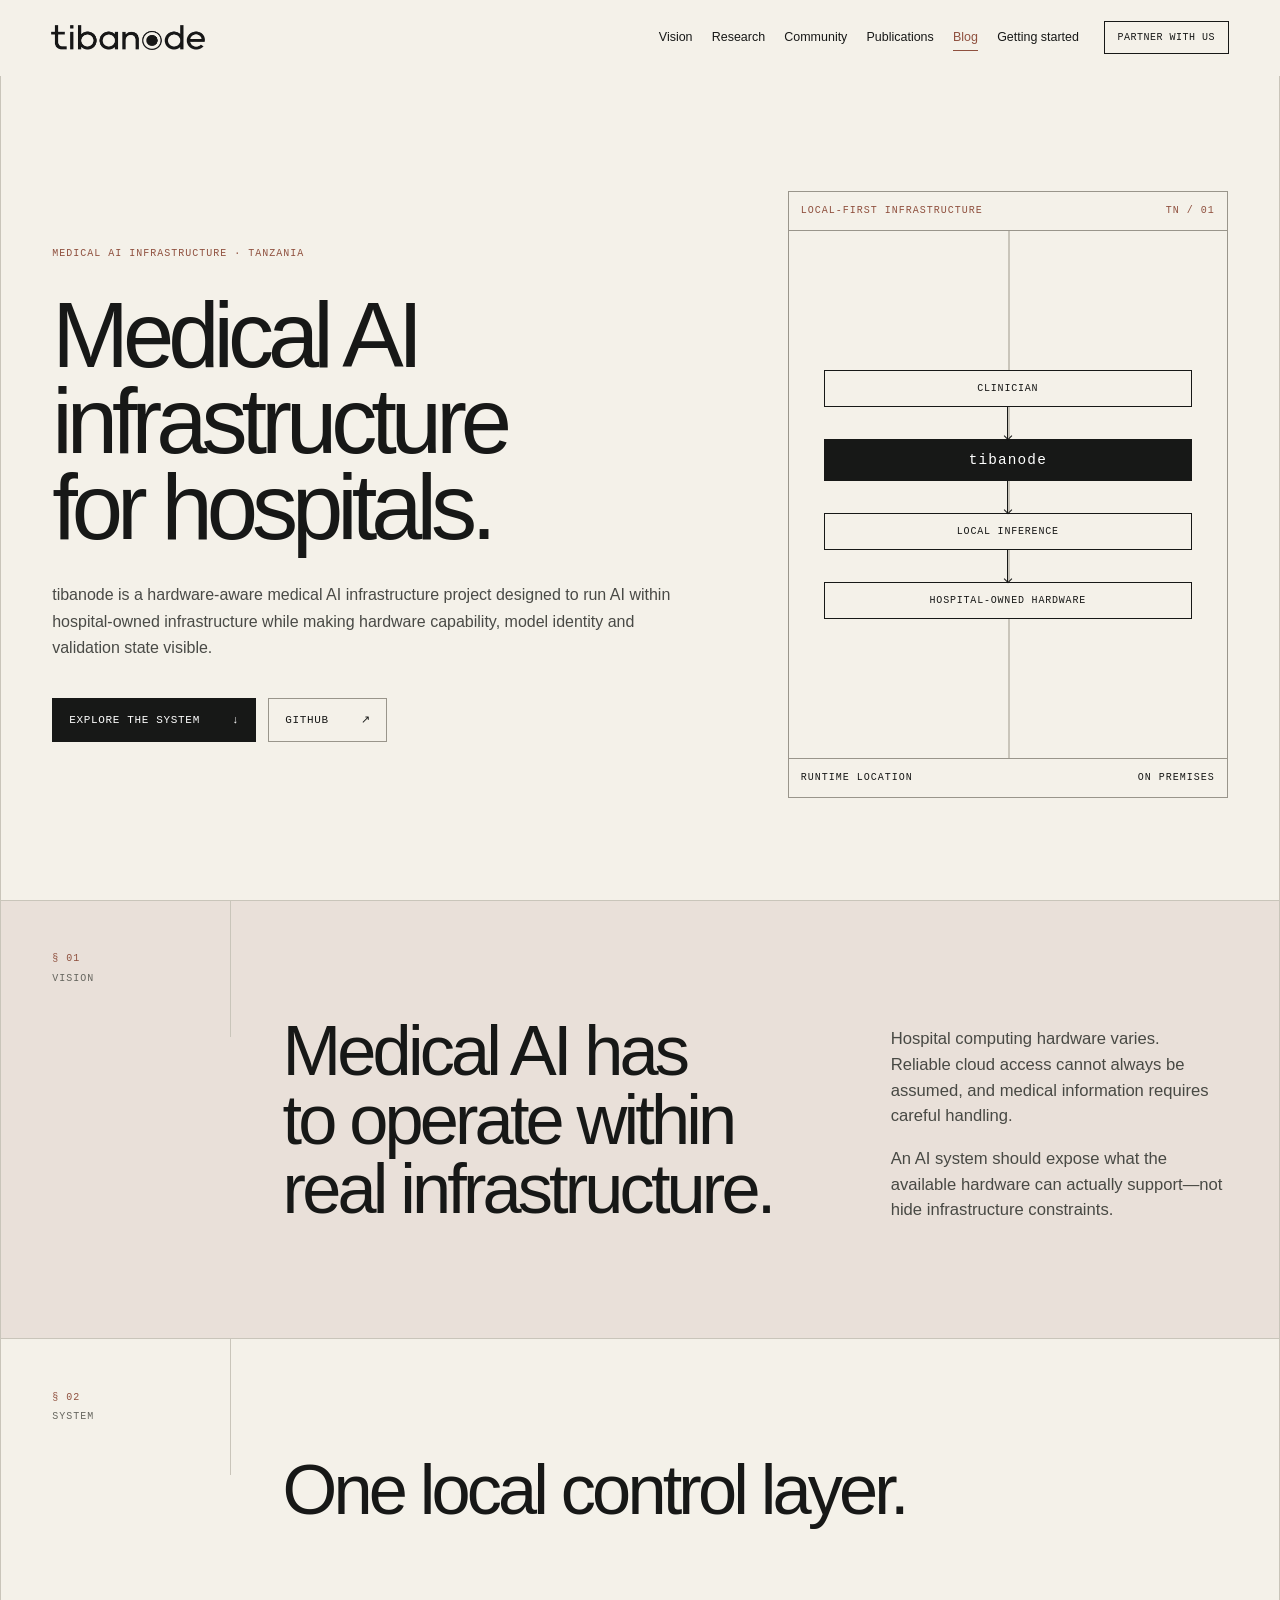
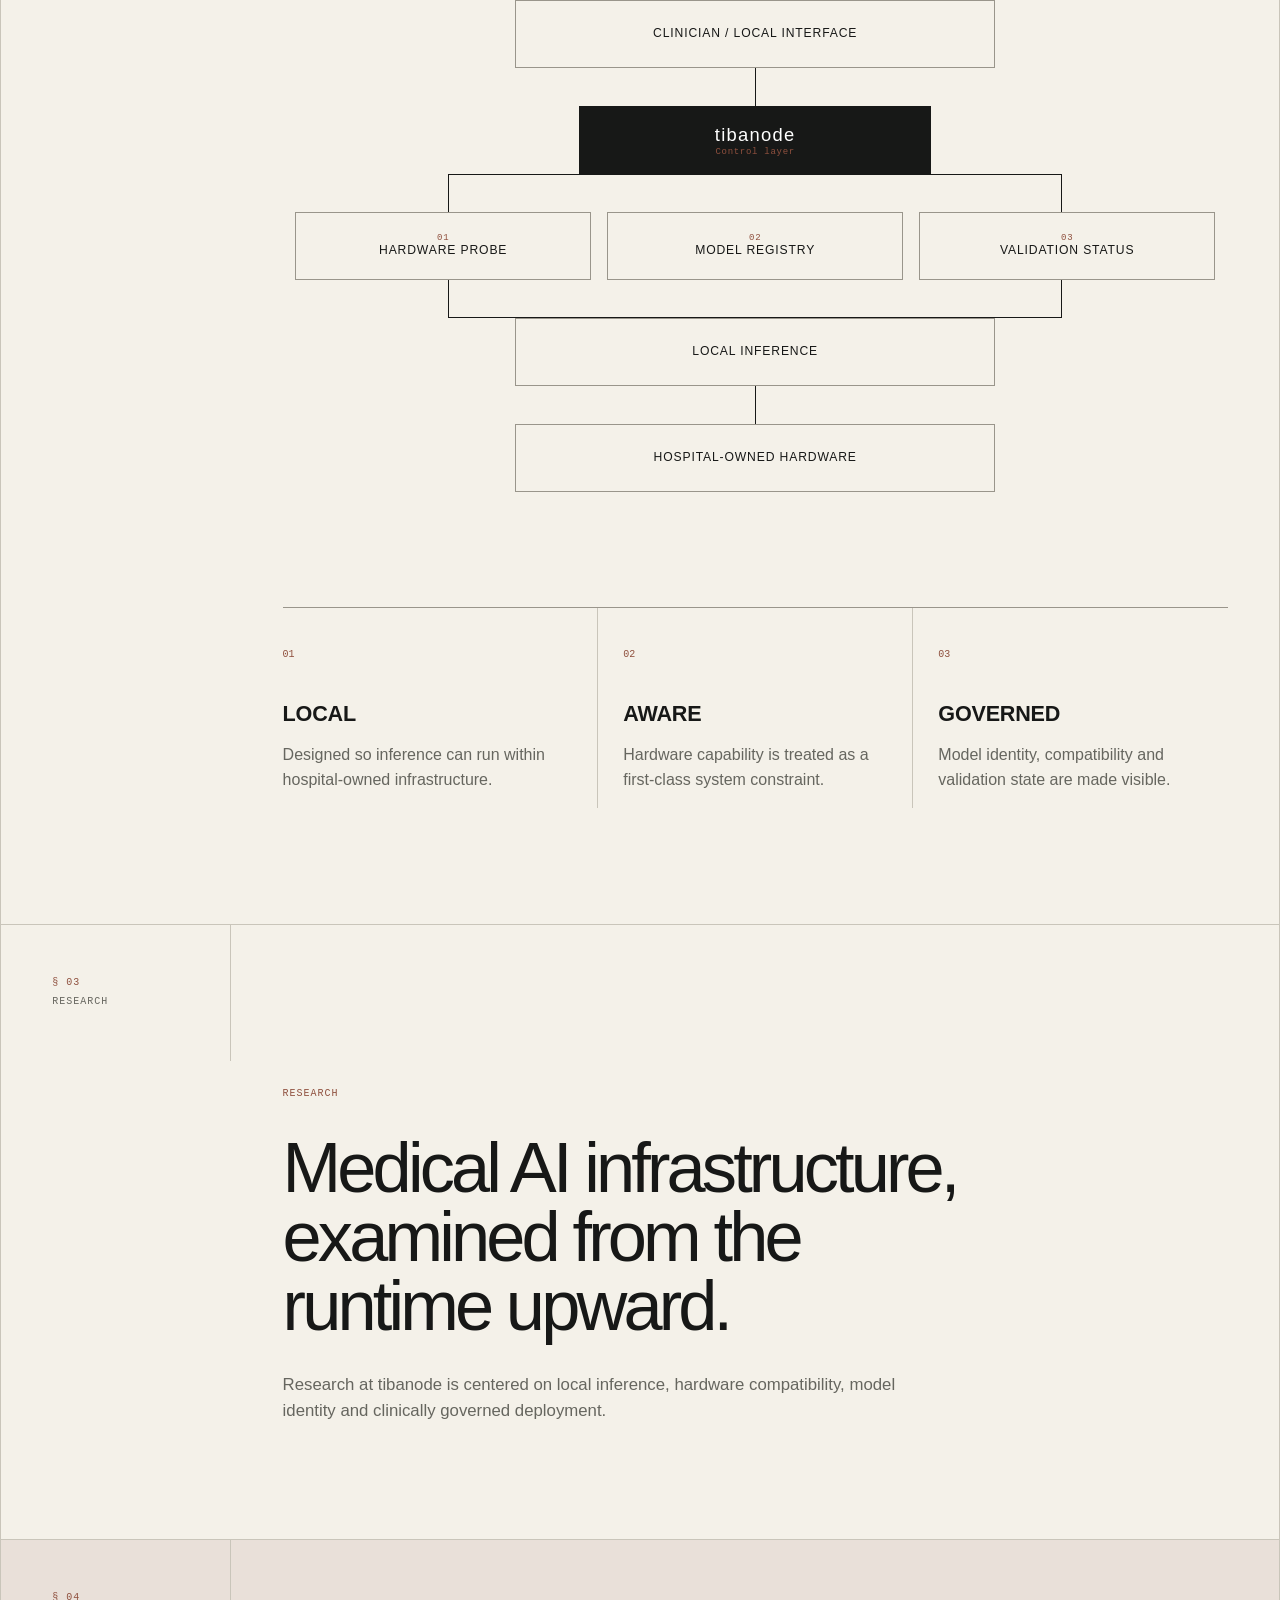
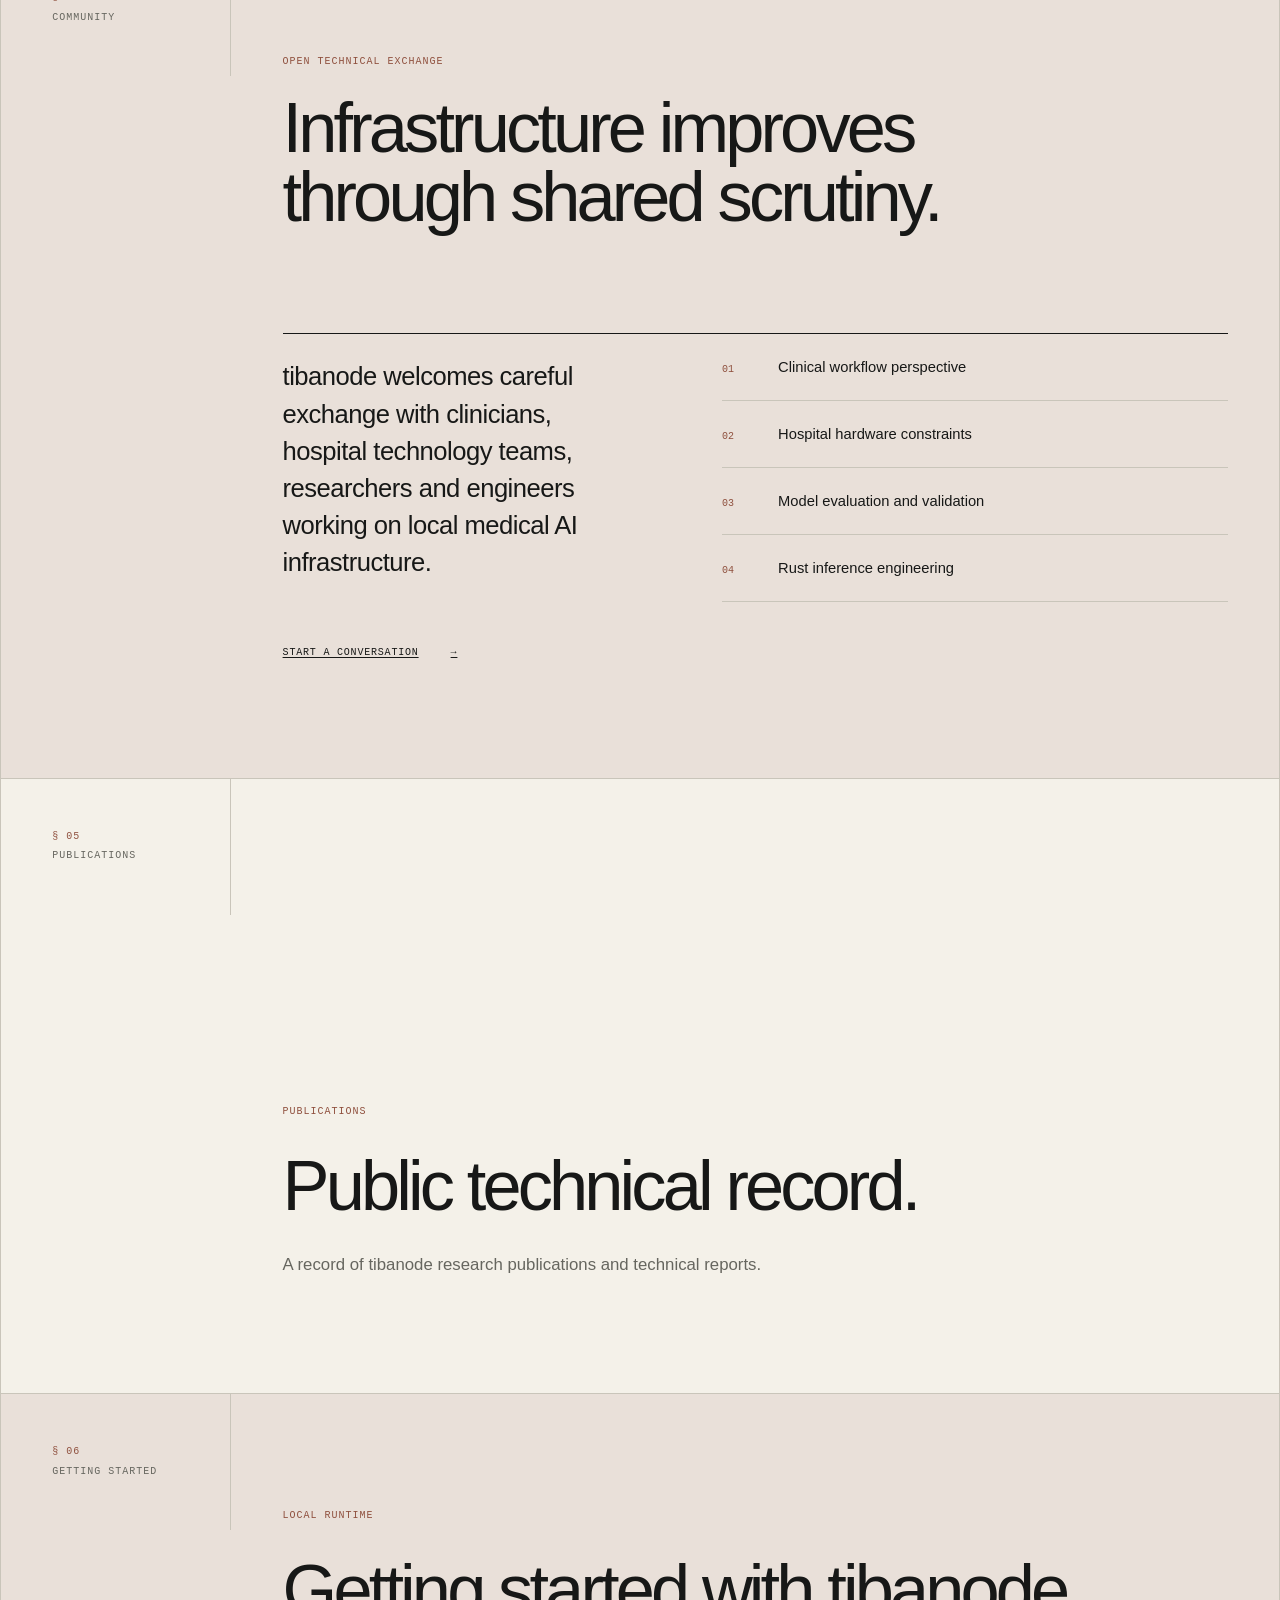
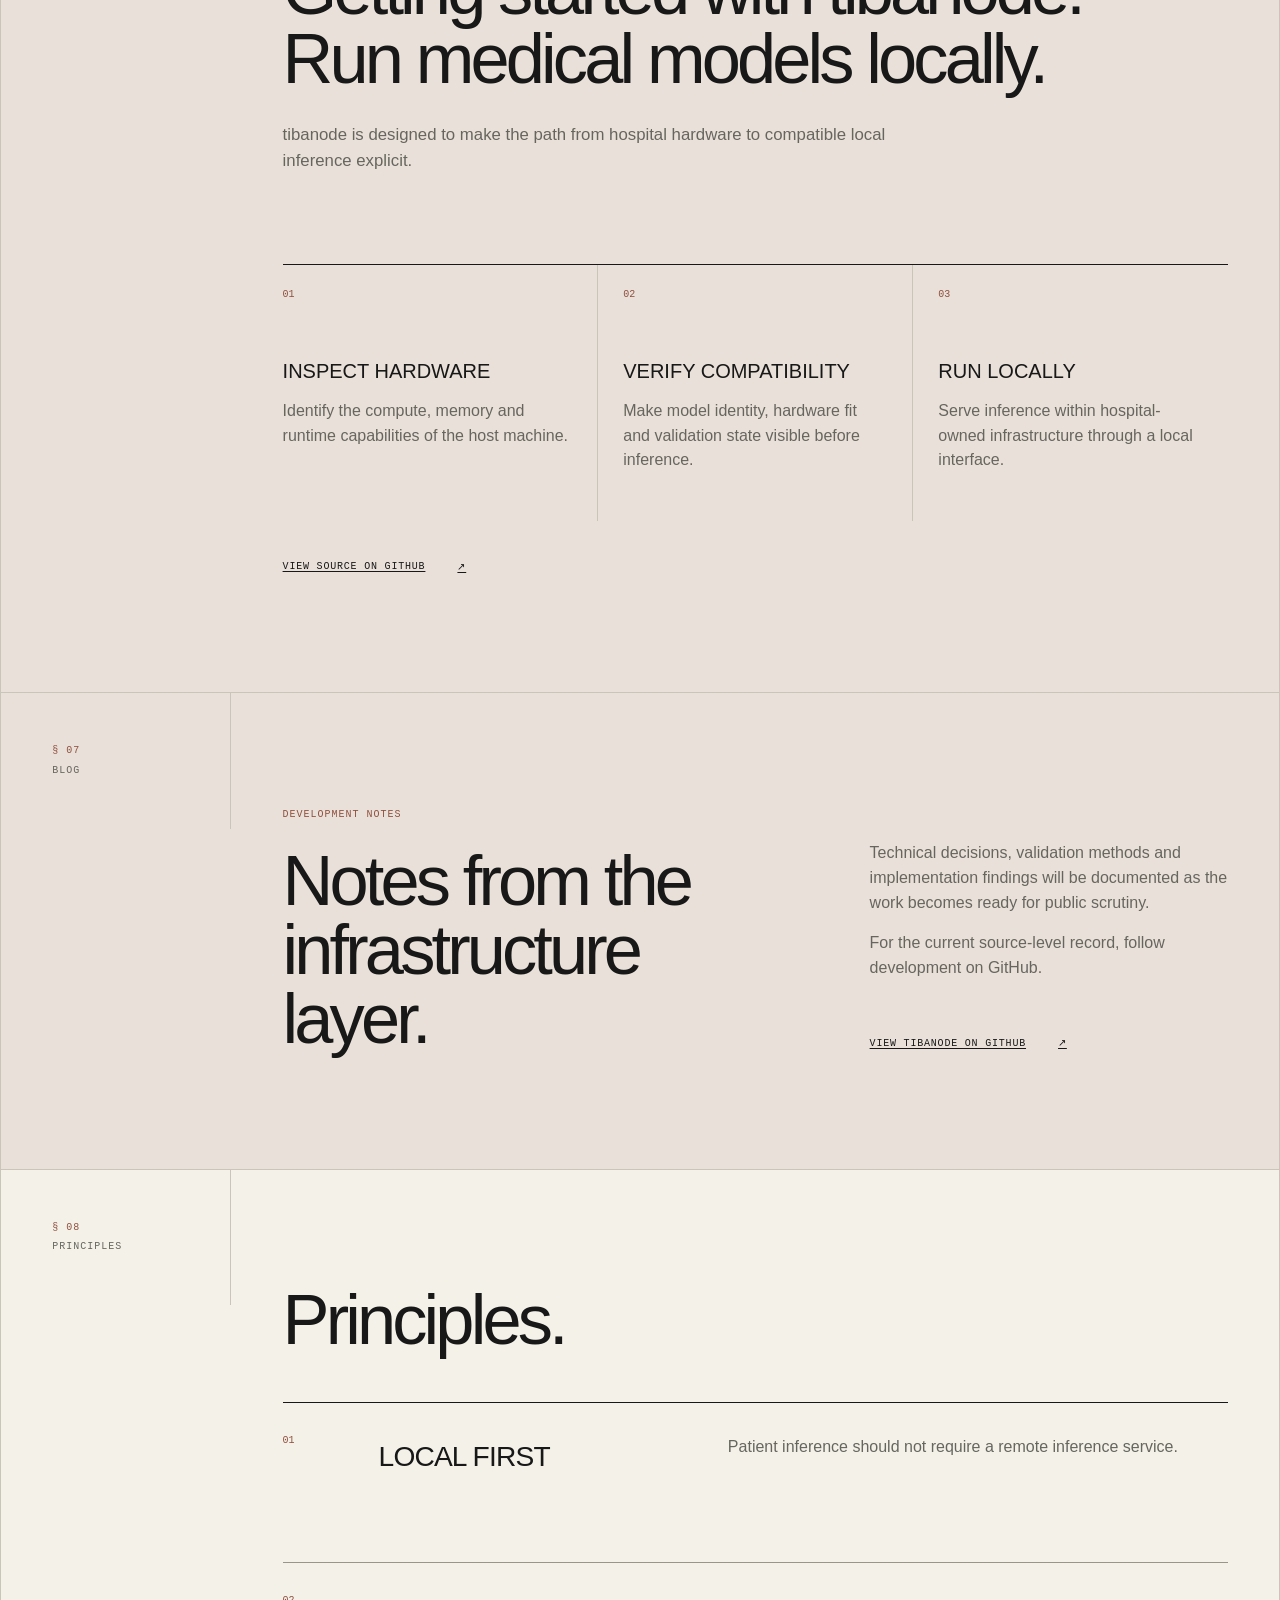
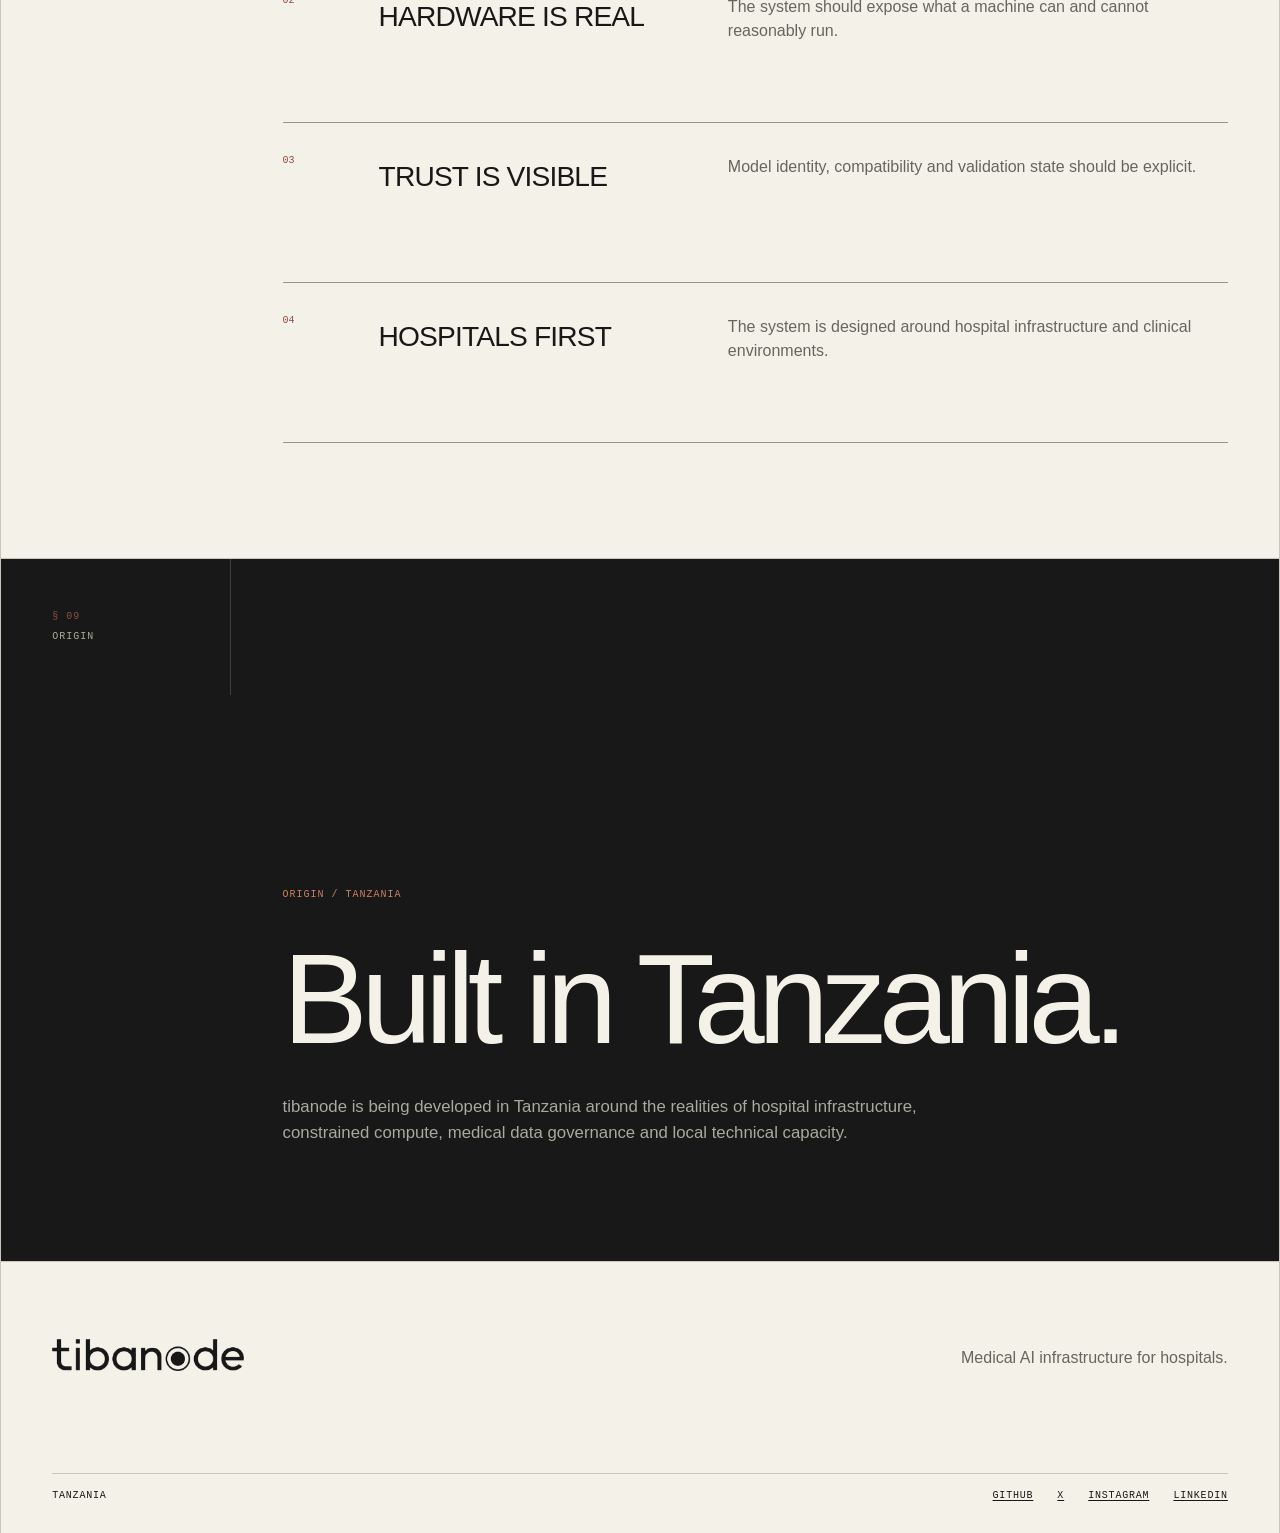
<file: index.html>
<!doctype html>
<html lang="en">
<head>
  <meta charset="utf-8">
  <meta name="viewport" content="width=device-width, initial-scale=1">
  <title>tibanode — Medical AI Infrastructure for Hospitals</title>
  <meta name="description" content="Hardware-aware medical AI infrastructure for hospitals, built in Tanzania.">
  <meta name="theme-color" content="#f4f1e9">
  <meta name="color-scheme" content="light">
  <meta property="og:title" content="tibanode — Medical AI Infrastructure for Hospitals">
  <meta property="og:description" content="Hardware-aware medical AI infrastructure for hospitals, built in Tanzania.">
  <meta property="og:site_name" content="tibanode">
  <meta property="og:type" content="website">
  <meta property="og:url" content="https://tibanode.github.io/">
  <meta property="og:image" content="https://tibanode.github.io/assets/tibanode-logo.png">
  <meta name="twitter:card" content="summary">
  <meta name="twitter:title" content="tibanode — Medical AI Infrastructure for Hospitals">
  <meta name="twitter:description" content="Hardware-aware medical AI infrastructure for hospitals, built in Tanzania.">
  <meta name="twitter:image" content="https://tibanode.github.io/assets/tibanode-logo.png">
  <link rel="canonical" href="https://tibanode.github.io/">
  <link rel="icon" href="assets/favicon.png" type="image/png">
  <link rel="apple-touch-icon" href="assets/favicon.png">
  <link rel="manifest" href="site.webmanifest">
  <script>document.documentElement.classList.add('js');</script>
  <link rel="stylesheet" href="styles.css">
  <script src="script.js" defer></script>
</head>
<body>
  <a class="skip-link" href="#main">Skip to content</a>
  <header class="site-header" data-header>
    <div class="header-inner">
      <a class="brand" href="#top" aria-label="tibanode home">
        <img src="assets/tibanode-logo.png" width="1200" height="201" alt="tibanode" decoding="async">
      </a>
      <button class="menu-toggle" type="button" aria-expanded="false" aria-controls="site-nav">
        <span>Menu</span><span class="menu-glyph" aria-hidden="true"></span>
      </button>
      <nav class="site-nav" id="site-nav" aria-label="Primary navigation">
        <a href="#vision">Vision</a>
        <a href="#research">Research</a>
        <a href="#community">Community</a>
        <a href="#publications">Publications</a>
        <a href="#blog">Blog</a>
        <a href="#getting-started">Getting started</a>
        <a class="nav-cta" href="partner/">Partner with us</a>
      </nav>
    </div>
    <span class="scroll-progress" aria-hidden="true"></span>
  </header>

  <main id="main">
    <section class="hero" id="top" aria-labelledby="hero-title">
      <div class="hero-copy">
        <p class="eyebrow">Medical AI infrastructure · Tanzania</p>
        <h1 id="hero-title">Medical AI infrastructure for hospitals.</h1>
        <p class="hero-intro">tibanode is a hardware-aware medical AI infrastructure project designed to run AI within hospital-owned infrastructure while making hardware capability, model identity and validation state visible.</p>
        <div class="actions">
          <a class="action action-primary" href="#system">Explore the system <span aria-hidden="true">↓</span></a>
          <a class="action" href="https://github.com/tibanode">GitHub <span aria-hidden="true">↗</span></a>
        </div>
      </div>
      <div class="hero-system" aria-hidden="true">
        <div class="diagram-meta"><span>Local-first infrastructure</span><span>TN / 01</span></div>
        <div class="flow-stack">
          <span>Clinician</span><i></i>
          <strong>tibanode</strong><i></i>
          <span>Local inference</span><i></i>
          <span>Hospital-owned hardware</span>
        </div>
        <div class="diagram-foot"><span>Runtime location</span><span>On premises</span></div>
      </div>
    </section>

    <section class="section context" id="vision" aria-labelledby="context-title">
      <div class="section-marker">§ 01 <span>Vision</span></div>
      <div class="section-body split-copy">
        <h2 id="context-title">Medical AI has to operate within real infrastructure.</h2>
        <div class="prose">
          <p>Hospital computing hardware varies. Reliable cloud access cannot always be assumed, and medical information requires careful handling.</p>
          <p>An AI system should expose what the available hardware can actually support—not hide infrastructure constraints.</p>
        </div>
      </div>
    </section>

    <section class="section system-section" id="system" aria-labelledby="system-title">
      <div class="section-marker">§ 02 <span>System</span></div>
      <div class="section-body">
        <h2 id="system-title">One local control layer.</h2>
        <div class="architecture" role="img" aria-label="Architecture flow from clinician and local interface through tibanode, hardware probe, model registry and validation status, to local inference on hospital-owned hardware">
          <div class="arch-node arch-wide">Clinician / local interface</div>
          <div class="arch-line" aria-hidden="true"></div>
          <div class="arch-node arch-core">tibanode <small>Control layer</small></div>
          <div class="arch-branches" aria-hidden="true"></div>
          <div class="arch-modules">
            <div class="arch-node"><small>01</small>Hardware probe</div>
            <div class="arch-node"><small>02</small>Model registry</div>
            <div class="arch-node"><small>03</small>Validation status</div>
          </div>
          <div class="arch-join" aria-hidden="true"></div>
          <div class="arch-node arch-wide">Local inference</div>
          <div class="arch-line" aria-hidden="true"></div>
          <div class="arch-node arch-wide">Hospital-owned hardware</div>
        </div>
        <div class="system-qualities">
          <article><span>01</span><h3>Local</h3><p>Designed so inference can run within hospital-owned infrastructure.</p></article>
          <article><span>02</span><h3>Aware</h3><p>Hardware capability is treated as a first-class system constraint.</p></article>
          <article><span>03</span><h3>Governed</h3><p>Model identity, compatibility and validation state are made visible.</p></article>
        </div>
      </div>
    </section>

    <section class="section foundation" id="research" aria-labelledby="foundation-title">
      <div class="section-marker">§ 03 <span>Research</span></div>
      <div class="section-body quiet-record">
        <p class="eyebrow">Research</p>
        <h2 id="foundation-title">Medical AI infrastructure, examined from the runtime upward.</h2>
        <p>Research at tibanode is centered on local inference, hardware compatibility, model identity and clinically governed deployment.</p>
      </div>
    </section>

    <section class="section community" id="community" aria-labelledby="community-title">
      <div class="section-marker">§ 04 <span>Community</span></div>
      <div class="section-body community-body">
        <p class="eyebrow">Open technical exchange</p>
        <h2 id="community-title">Infrastructure improves through shared scrutiny.</h2>
        <div class="community-grid">
          <p class="community-lead">tibanode welcomes careful exchange with clinicians, hospital technology teams, researchers and engineers working on local medical AI infrastructure.</p>
          <ul class="community-list">
            <li><span>01</span>Clinical workflow perspective</li>
            <li><span>02</span>Hospital hardware constraints</li>
            <li><span>03</span>Model evaluation and validation</li>
            <li><span>04</span>Rust inference engineering</li>
          </ul>
        </div>
        <a class="text-link" href="partner/">Start a conversation <span aria-hidden="true">→</span></a>
      </div>
    </section>

    <section class="section publications" id="publications" aria-labelledby="publications-title">
      <div class="section-marker">§ 05 <span>Publications</span></div>
      <div class="section-body quiet-record">
        <p class="eyebrow">Publications</p>
        <h2 id="publications-title">Public technical record.</h2>
        <p>A record of tibanode research publications and technical reports.</p>
      </div>
    </section>

    <section class="section getting-started" id="getting-started" aria-labelledby="getting-started-title">
      <div class="section-marker">§ 06 <span>Getting started</span></div>
      <div class="section-body">
        <p class="eyebrow">Local runtime</p>
        <h2 id="getting-started-title">Getting started with tibanode. Run medical models locally.</h2>
        <p class="getting-started-intro">tibanode is designed to make the path from hospital hardware to compatible local inference explicit.</p>
        <ol class="start-flow">
          <li><span>01</span><strong>Inspect hardware</strong><p>Identify the compute, memory and runtime capabilities of the host machine.</p></li>
          <li><span>02</span><strong>Verify compatibility</strong><p>Make model identity, hardware fit and validation state visible before inference.</p></li>
          <li><span>03</span><strong>Run locally</strong><p>Serve inference within hospital-owned infrastructure through a local interface.</p></li>
        </ol>
        <a class="text-link" href="https://github.com/tibanode">View source on GitHub <span aria-hidden="true">↗</span></a>
      </div>
    </section>

    <section class="section blog" id="blog" aria-labelledby="blog-title">
      <div class="section-marker">§ 07 <span>Blog</span></div>
      <div class="section-body blog-body">
        <div>
          <p class="eyebrow">Development notes</p>
          <h2 id="blog-title">Notes from the infrastructure layer.</h2>
        </div>
        <div class="blog-copy">
          <p>Technical decisions, validation methods and implementation findings will be documented as the work becomes ready for public scrutiny.</p>
          <p>For the current source-level record, follow development on GitHub.</p>
          <a class="text-link" href="https://github.com/tibanode">View tibanode on GitHub <span aria-hidden="true">↗</span></a>
        </div>
      </div>
    </section>

    <section class="section principles" id="principles" aria-labelledby="principles-title">
      <div class="section-marker">§ 08 <span>Principles</span></div>
      <div class="section-body">
        <h2 id="principles-title">Principles.</h2>
        <ol class="principle-list">
          <li><span class="principle-number">01</span><h3>Local first</h3><p>Patient inference should not require a remote inference service.</p></li>
          <li><span class="principle-number">02</span><h3>Hardware is real</h3><p>The system should expose what a machine can and cannot reasonably run.</p></li>
          <li><span class="principle-number">03</span><h3>Trust is visible</h3><p>Model identity, compatibility and validation state should be explicit.</p></li>
          <li><span class="principle-number">04</span><h3>Hospitals first</h3><p>The system is designed around hospital infrastructure and clinical environments.</p></li>
        </ol>
      </div>
    </section>

    <section class="section origin" id="origin" aria-labelledby="origin-title">
      <div class="section-marker">§ 09 <span>Origin</span></div>
      <div class="section-body">
        <p class="origin-location">Origin / Tanzania</p>
        <h2 id="origin-title">Built in Tanzania.</h2>
        <p>tibanode is being developed in Tanzania around the realities of hospital infrastructure, constrained compute, medical data governance and local technical capacity.</p>
      </div>
    </section>

  </main>

  <footer class="site-footer">
    <div class="footer-top">
      <img src="assets/tibanode-logo.png" width="1200" height="201" alt="tibanode">
      <p>Medical AI infrastructure for hospitals.</p>
    </div>
    <div class="footer-bottom">
      <span>Tanzania</span>
      <nav aria-label="Footer navigation"><a href="https://github.com/tibanode">GitHub</a><a href="https://x.com/tibanode">X</a><a href="https://instagram.com/tibanode">Instagram</a><a href="https://www.linkedin.com/in/tiba-node-8309b3429/">LinkedIn</a></nav>
    </div>
  </footer>
</body>
</html>
</file>
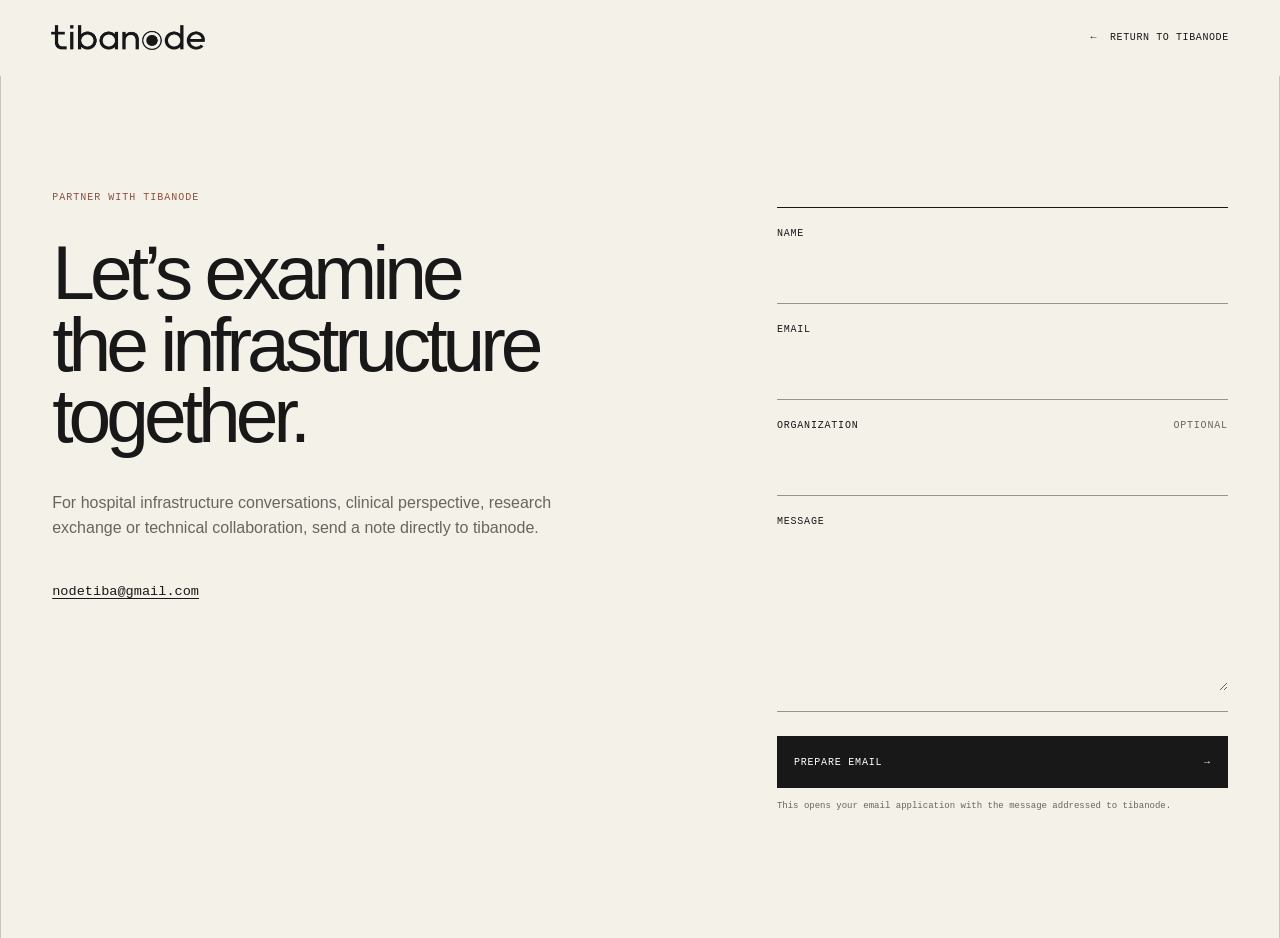
<file: partner/index.html>
<!doctype html>
<html lang="en">
<head>
  <meta charset="utf-8">
  <meta name="viewport" content="width=device-width, initial-scale=1">
  <title>Partner with tibanode</title>
  <meta name="description" content="Start a conversation with tibanode about hospital infrastructure, medical AI research or technical collaboration.">
  <meta name="theme-color" content="#f4f1e9">
  <meta name="color-scheme" content="light">
  <meta property="og:title" content="Partner with tibanode">
  <meta property="og:description" content="Start a conversation about hospital infrastructure, medical AI research or technical collaboration.">
  <meta property="og:site_name" content="tibanode">
  <meta property="og:type" content="website">
  <meta property="og:url" content="https://tibanode.github.io/partner/">
  <link rel="canonical" href="https://tibanode.github.io/partner/">
  <link rel="icon" href="../assets/favicon.png" type="image/png">
  <link rel="apple-touch-icon" href="../assets/favicon.png">
  <link rel="manifest" href="../site.webmanifest">
  <script>document.documentElement.classList.add('js');</script>
  <link rel="stylesheet" href="../styles.css">
  <script src="../script.js" defer></script>
</head>
<body class="partner-page">
  <a class="skip-link" href="#main">Skip to content</a>
  <header class="site-header" data-header>
    <div class="header-inner">
      <a class="brand" href="../" aria-label="tibanode home"><img src="../assets/tibanode-logo.png" width="1200" height="201" alt="tibanode"></a>
      <a class="back-link" href="../"><span aria-hidden="true">←</span> Return to tibanode</a>
    </div>
    <span class="scroll-progress" aria-hidden="true"></span>
  </header>
  <main id="main" class="partner-main">
    <section class="partner-standalone" aria-labelledby="partner-title">
      <div class="partner-copy">
        <p class="eyebrow">Partner with tibanode</p>
        <h1 id="partner-title">Let’s examine the infrastructure together.</h1>
        <p>For hospital infrastructure conversations, clinical perspective, research exchange or technical collaboration, send a note directly to tibanode.</p>
        <a class="direct-email" href="mailto:nodetiba@gmail.com">nodetiba@gmail.com</a>
      </div>
      <form class="contact-form" data-contact-form action="mailto:nodetiba@gmail.com" method="post" enctype="text/plain">
        <div class="form-row"><label for="contact-name">Name</label><input id="contact-name" name="name" type="text" autocomplete="name" required></div>
        <div class="form-row"><label for="contact-email">Email</label><input id="contact-email" name="email" type="email" autocomplete="email" required></div>
        <div class="form-row"><label for="contact-organization">Organization <span>Optional</span></label><input id="contact-organization" name="organization" type="text" autocomplete="organization"></div>
        <div class="form-row"><label for="contact-message">Message</label><textarea id="contact-message" name="message" rows="6" required></textarea></div>
        <button class="form-submit" type="submit">Prepare email <span aria-hidden="true">→</span></button>
        <p class="form-note">This opens your email application with the message addressed to tibanode.</p>
      </form>
    </section>
  </main>
</body>
</html>
</file>
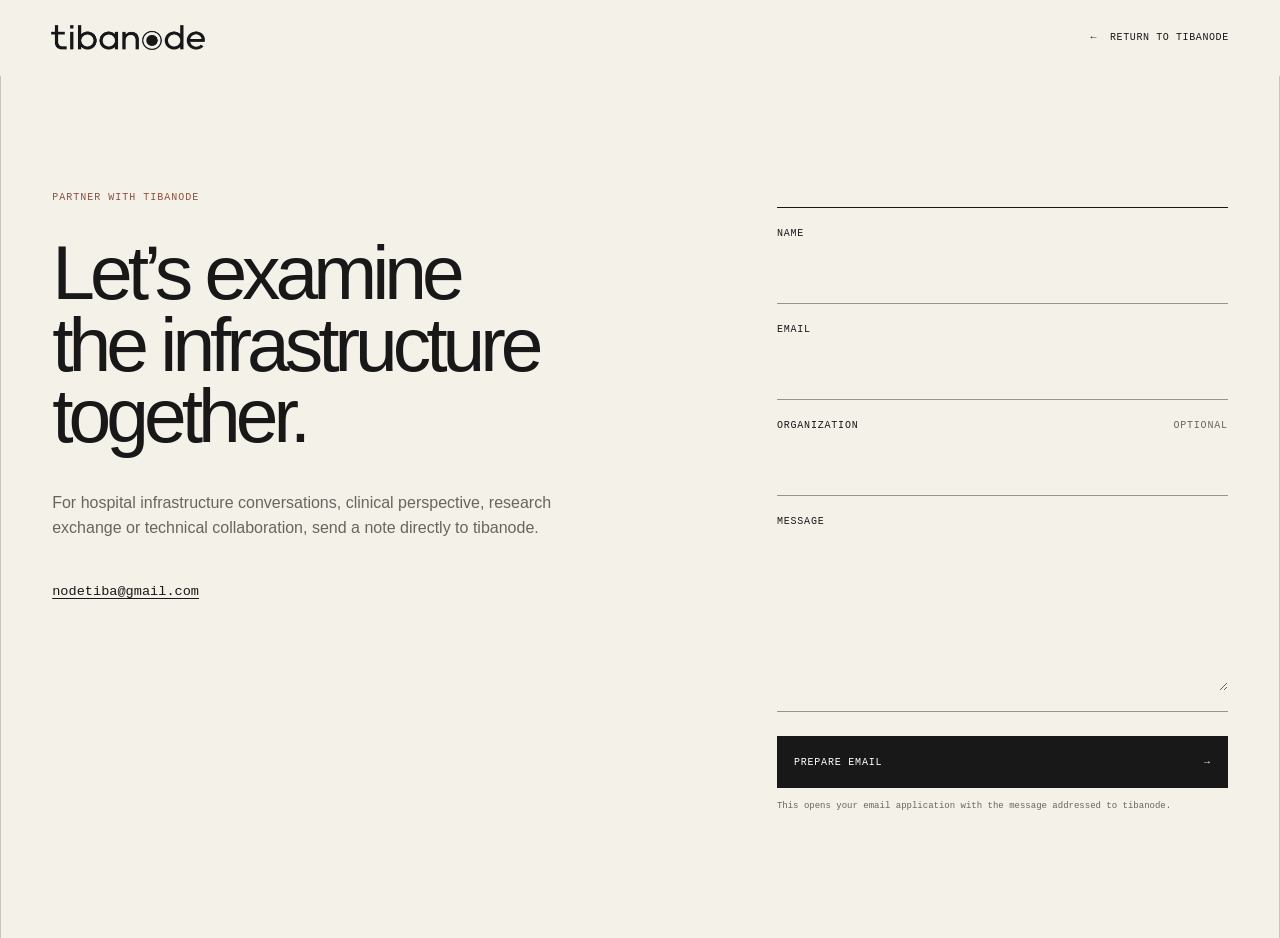
<file: partner.html>
<!doctype html>
<html lang="en">
<head>
  <meta charset="utf-8">
  <meta name="viewport" content="width=device-width, initial-scale=1">
  <title>Partner with tibanode</title>
  <meta name="description" content="Start a conversation with tibanode about hospital infrastructure, medical AI research or technical collaboration.">
  <meta name="theme-color" content="#f4f1e9">
  <link rel="icon" href="assets/favicon.png" type="image/png">
  <script>document.documentElement.classList.add('js');</script>
  <link rel="stylesheet" href="styles.css">
  <script src="script.js" defer></script>
</head>
<body class="partner-page">
  <a class="skip-link" href="#main">Skip to content</a>
  <header class="site-header" data-header>
    <div class="header-inner">
      <a class="brand" href="index.html" aria-label="tibanode home"><img src="assets/tibanode-logo.png" width="1200" height="201" alt="tibanode"></a>
      <a class="back-link" href="index.html"><span aria-hidden="true">←</span> Return to tibanode</a>
    </div>
  </header>
  <main id="main" class="partner-main">
    <section class="partner-standalone" aria-labelledby="partner-title">
      <div class="partner-copy">
        <p class="eyebrow">Partner with tibanode</p>
        <h1 id="partner-title">Let’s examine the infrastructure together.</h1>
        <p>For hospital infrastructure conversations, clinical perspective, research exchange or technical collaboration, send a note directly to tibanode.</p>
        <a class="direct-email" href="mailto:nodetiba@gmail.com">nodetiba@gmail.com</a>
      </div>
      <form class="contact-form" data-contact-form action="mailto:nodetiba@gmail.com" method="post" enctype="text/plain">
        <div class="form-row"><label for="contact-name">Name</label><input id="contact-name" name="name" type="text" autocomplete="name" required></div>
        <div class="form-row"><label for="contact-email">Email</label><input id="contact-email" name="email" type="email" autocomplete="email" required></div>
        <div class="form-row"><label for="contact-organization">Organization <span>Optional</span></label><input id="contact-organization" name="organization" type="text" autocomplete="organization"></div>
        <div class="form-row"><label for="contact-message">Message</label><textarea id="contact-message" name="message" rows="6" required></textarea></div>
        <button class="form-submit" type="submit">Prepare email <span aria-hidden="true">→</span></button>
        <p class="form-note">This opens your email application with the message addressed to tibanode.</p>
      </form>
    </section>
  </main>
</body>
</html>
</file>
<file: styles.css>
:root {
  --paper: #f4f1e9;
  --paper-deep: #ebe6db;
  --ink: #171817;
  --muted: #66665f;
  --line: #c9c5ba;
  --line-dark: #99958b;
  --clay: #8f503e;
  --paper-alt: #e9e0d9;
  --header-height: 76px;
  --gutter: clamp(1.25rem, 4vw, 4.5rem);
  --max: 1440px;
  --mono: ui-monospace, SFMono-Regular, Menlo, Monaco, Consolas, "Liberation Mono", monospace;
  --sans: Inter, "Helvetica Neue", Helvetica, Arial, system-ui, sans-serif;
}

* { box-sizing: border-box; }
html { scroll-behavior: smooth; scroll-padding-top: calc(var(--header-height) + 1rem); }
body { margin: 0; overflow-x: hidden; background: var(--paper); color: var(--ink); font-family: var(--sans); font-variant-numeric: tabular-nums; line-height: 1.55; -webkit-font-smoothing: antialiased; }
img { display: block; max-width: 100%; }
a { color: inherit; text-underline-offset: .22em; }
button { font: inherit; }
::selection { background: var(--clay); color: #fff; }
:focus-visible { outline: 2px solid var(--clay); outline-offset: 4px; }

.skip-link { position: fixed; z-index: 1000; left: 1rem; top: 1rem; padding: .7rem 1rem; background: var(--ink); color: #fff; transform: translateY(-200%); }
.skip-link:focus { transform: none; }

.site-header { position: sticky; z-index: 100; top: 0; height: var(--header-height); border-bottom: 1px solid transparent; background: var(--paper); transition: border-color .18s ease, background .18s ease; }
.site-header.is-scrolled { border-color: var(--line); background: #f4f1e9f7; }
.scroll-progress { position: absolute; left: 0; right: 0; bottom: -1px; height: 1px; background: var(--clay); transform: scaleX(var(--scroll-progress, 0)); transform-origin: left; will-change: transform; }
.header-inner { width: min(100%, var(--max)); height: 100%; margin-inline: auto; padding-inline: var(--gutter); display: flex; align-items: center; justify-content: space-between; }
.brand { width: clamp(8.4rem, 12vw, 11rem); }
.brand img { width: 100%; height: auto; }
.site-nav { display: flex; align-items: center; gap: clamp(.8rem, 1.5vw, 1.5rem); font-size: .78rem; }
.site-nav a { position: relative; padding-block: .6rem; text-decoration: none; }
.site-nav a::after { content: ""; position: absolute; left: 0; right: 100%; bottom: .35rem; height: 1px; background: var(--clay); transition: right .18s ease; }
.site-nav a:hover::after, .site-nav a:focus-visible::after, .site-nav a[aria-current="location"]::after { right: 0; }
.site-nav a[aria-current="location"] { color: var(--clay); }
.nav-divider { width: 1px; height: 1rem; background: var(--line-dark); }
.social-link { font-family: var(--mono); font-size: .7rem; text-transform: uppercase; letter-spacing: .06em; }
.site-nav .nav-cta { margin-left: .35rem; padding: .6rem .8rem; border: 1px solid var(--ink); font: 10px var(--mono); letter-spacing: .05em; text-transform: uppercase; }
.site-nav .nav-cta::after { display: none; }
.site-nav .nav-cta:hover { background: var(--ink); color: #fff; }
.menu-toggle { display: none; border: 0; background: transparent; color: var(--ink); min-height: 44px; padding: 0; text-transform: uppercase; letter-spacing: .08em; font: 10px var(--mono); }
.menu-glyph { position: relative; width: 20px; height: 10px; margin-left: .65rem; border-top: 1px solid; border-bottom: 1px solid; }

main, .site-footer { width: min(100%, var(--max)); margin-inline: auto; border-inline: 1px solid var(--line); }
.hero { min-height: calc(100svh - var(--header-height)); padding: clamp(4.5rem, 9vw, 9rem) var(--gutter) clamp(4rem, 8vw, 8rem); display: grid; grid-template-columns: minmax(0, 1.18fr) minmax(22rem, .82fr); align-items: center; gap: clamp(3rem, 8vw, 9rem); }
.eyebrow, .section-marker, .diagram-meta, .diagram-foot, .record-head, .origin-location { font: 10px/1.4 var(--mono); letter-spacing: .1em; text-transform: uppercase; }
.eyebrow { margin: 0 0 2rem; color: var(--clay); }
h1, h2, h3, p { margin-top: 0; }
h1, h2, h3 { text-wrap: balance; }
.prose p, .hero-intro, .community-lead, .blog-copy p, .partner-copy p { text-wrap: pretty; }
h1 { max-width: 820px; margin-bottom: 2rem; font-size: clamp(3.15rem, 7.2vw, 7rem); font-weight: 520; letter-spacing: -.065em; line-height: .93; }
.hero-intro { max-width: 675px; margin-bottom: 2.25rem; color: #494a46; font-size: clamp(1rem, 1.25vw, 1.16rem); line-height: 1.65; }
.actions { display: flex; flex-wrap: wrap; gap: .75rem; }
.action { min-height: 44px; padding: .7rem 1rem; display: inline-flex; gap: 2rem; align-items: center; justify-content: space-between; border: 1px solid var(--line-dark); text-decoration: none; font: 11px var(--mono); text-transform: uppercase; letter-spacing: .06em; transition: background .18s ease, color .18s ease; }
.action:hover { background: var(--paper-deep); }
.action-primary { border-color: var(--ink); background: var(--ink); color: #fff; }
.action-primary:hover { background: var(--clay); border-color: var(--clay); }

.hero-system { position: relative; align-self: stretch; min-height: 31rem; border: 1px solid var(--line-dark); display: grid; grid-template-rows: auto 1fr auto; }
.hero-system::before { content: ""; position: absolute; z-index: -1; inset: 0 50%; border-inline: 1px solid var(--line); }
.diagram-meta, .diagram-foot { display: flex; justify-content: space-between; gap: 1rem; padding: .75rem; background: var(--paper); }
.diagram-meta { border-bottom: 1px solid var(--line-dark); color: var(--clay); }
.diagram-foot { border-top: 1px solid var(--line-dark); }
.flow-stack { place-self: center; width: min(84%, 24rem); display: flex; flex-direction: column; align-items: center; text-align: center; }
.flow-stack span, .flow-stack strong { width: 100%; padding: .75rem; border: 1px solid var(--ink); background: var(--paper); font: 10px var(--mono); letter-spacing: .08em; text-transform: uppercase; }
.flow-stack strong { background: var(--ink); color: #fff; font-size: .9rem; font-weight: 500; text-transform: none; }
.flow-stack i { display: block; width: 1px; height: 32px; background: var(--ink); }
.flow-stack i::after { content: ""; display: block; width: 5px; height: 5px; border-right: 1px solid; border-bottom: 1px solid; transform: translate(-2px, 26px) rotate(45deg); }

.section { border-top: 1px solid var(--line); display: grid; grid-template-columns: clamp(9rem, 18vw, 17rem) 1fr; }
.section-marker { position: sticky; z-index: 1; top: var(--header-height); align-self: start; padding: clamp(2rem, 4vw, 4rem) var(--gutter); border-right: 1px solid var(--line); color: var(--clay); white-space: nowrap; }
.section-marker span { display: block; margin-top: .35rem; color: var(--muted); }
.section-body { min-width: 0; padding: clamp(4rem, 9vw, 9rem) var(--gutter); }
.section h2 { max-width: 950px; margin-bottom: clamp(3rem, 6vw, 6rem); font-size: clamp(2.6rem, 5.5vw, 5.75rem); font-weight: 500; letter-spacing: -.055em; line-height: .98; }
.split-copy { display: grid; grid-template-columns: minmax(0, 1.2fr) minmax(18rem, .8fr); gap: clamp(3rem, 8vw, 8rem); }
.split-copy h2 { margin-bottom: 0; }
.prose { align-self: end; max-width: 38rem; color: #484944; font-size: 1.04rem; }
.prose p:last-child { margin-bottom: 0; }

/* A single restrained brand tint separates selected editorial sections. */
.context, .community, .getting-started, .blog { background: var(--paper-alt); }

.architecture { max-width: 920px; margin-inline: auto; display: flex; flex-direction: column; align-items: center; }
.arch-node { min-height: 68px; padding: 1rem; border: 1px solid var(--line-dark); display: flex; flex-direction: column; justify-content: center; background: var(--paper); font-size: .76rem; letter-spacing: .07em; line-height: 1.3; text-align: center; text-transform: uppercase; }
.arch-node small { color: var(--clay); font: 9px var(--mono); letter-spacing: .08em; }
.arch-wide { width: min(100%, 30rem); }
.arch-core { width: min(100%, 22rem); border-color: var(--ink); background: var(--ink); color: #fff; font-size: 1.15rem; text-transform: none; }
.arch-line { width: 1px; height: 38px; background: var(--ink); }
.arch-branches { width: calc(66.666% + 1px); height: 38px; border: 1px solid var(--ink); border-bottom: 0; }
.arch-modules { width: 100%; display: grid; grid-template-columns: repeat(3, 1fr); gap: 1rem; }
.arch-join { width: calc(66.666% + 1px); height: 38px; border: 1px solid var(--ink); border-top: 0; }
.system-qualities { margin-top: clamp(5rem, 9vw, 9rem); border-top: 1px solid var(--line-dark); display: grid; grid-template-columns: repeat(3, 1fr); }
.system-qualities article { padding: 2rem clamp(1rem, 2vw, 2rem) 0; border-right: 1px solid var(--line); }
.system-qualities article:first-child { padding-left: 0; }
.system-qualities article:last-child { border: 0; }
.system-qualities span, .principle-number { color: var(--clay); font: 10px var(--mono); }
.system-qualities h3 { margin: 2rem 0 .75rem; font-size: 1.35rem; font-weight: 550; text-transform: uppercase; letter-spacing: -.01em; }
.system-qualities p { max-width: 22rem; color: var(--muted); }

.foundation-heading { display: grid; grid-template-columns: minmax(0, 1.25fr) minmax(17rem, .75fr); gap: clamp(3rem, 7vw, 7rem); }
.foundation-heading h2 { margin-bottom: 0; }
.foundation-heading p { align-self: end; color: var(--muted); }
.foundation-heading a { color: var(--ink); }
.technical-record { margin-top: clamp(5rem, 9vw, 9rem); border-top: 1px solid var(--ink); }
.record-head { padding: .75rem 0; display: flex; justify-content: space-between; color: var(--muted); border-bottom: 1px solid var(--line); }
.technical-record ul { margin: 0; padding: 0; list-style: none; display: grid; grid-template-columns: 1fr 1fr; }
.technical-record li { padding: 1.1rem 0; border-bottom: 1px solid var(--line); font-size: .92rem; }
.technical-record li:nth-child(odd) { border-right: 1px solid var(--line); }
.technical-record li:nth-child(even) { padding-left: 1.5rem; }
.technical-record li span { display: inline-block; width: 3rem; color: var(--clay); font: 10px var(--mono); }
.record-link { margin-top: 1.5rem; display: inline-block; font: 10px var(--mono); letter-spacing: .08em; text-transform: uppercase; }

.quiet-record { min-height: clamp(28rem, 48vw, 44rem); display: flex; flex-direction: column; justify-content: flex-end; }
.quiet-record h2 { max-width: 1050px; margin-bottom: 2rem; }
.quiet-record > p:last-child { max-width: 650px; margin: 0; color: var(--muted); font-size: 1.05rem; }

.community-body .eyebrow, .blog-body .eyebrow, .partner-body .eyebrow { margin-bottom: 1.5rem; }
.community-body h2 { margin-bottom: clamp(4rem, 8vw, 8rem); }
.community-grid { display: grid; grid-template-columns: minmax(18rem, .8fr) minmax(22rem, 1.2fr); gap: clamp(3rem, 8vw, 8rem); border-top: 1px solid var(--ink); }
.community-lead { padding-top: 1.5rem; max-width: 32rem; font-size: clamp(1.2rem, 2vw, 1.7rem); line-height: 1.45; letter-spacing: -.02em; }
.community-list { margin: 0; padding: 0; list-style: none; }
.community-list li { padding: 1.35rem 0; border-bottom: 1px solid var(--line); font-size: .92rem; }
.community-list li span { display: inline-block; width: 3.5rem; color: var(--clay); font: 10px var(--mono); }
.text-link { display: inline-flex; align-items: center; gap: 2rem; margin-top: 2.5rem; font: 10px var(--mono); letter-spacing: .08em; text-transform: uppercase; }

.section-intro { max-width: 42rem; margin: -3rem 0 4rem; color: var(--muted); }
.publication-list { border-top: 1px solid var(--ink); }
.publication-list a { min-height: 10rem; padding: 1.75rem 0; display: grid; grid-template-columns: 11rem minmax(10rem, .65fr) minmax(18rem, 1.35fr) 2rem; gap: 1.5rem; align-items: start; border-bottom: 1px solid var(--line-dark); text-decoration: none; transition: color .18s ease; }
.publication-list a:hover { color: var(--clay); }
.publication-type { color: var(--clay); font: 10px var(--mono); letter-spacing: .06em; text-transform: uppercase; }
.publication-list strong { font-size: 1.3rem; font-weight: 520; }
.publication-description { max-width: 34rem; color: var(--muted); }
.publication-arrow { justify-self: end; }

.getting-started-intro { max-width: 660px; margin-top: -3rem; color: var(--muted); font-size: 1.05rem; }
.start-flow { margin: clamp(4rem, 7vw, 7rem) 0 0; padding: 0; display: grid; grid-template-columns: repeat(3, 1fr); list-style: none; border-top: 1px solid var(--ink); }
.start-flow li { min-height: 16rem; padding: 1.5rem clamp(1rem, 2vw, 2rem) 1.5rem 0; border-right: 1px solid var(--line); }
.start-flow li + li { padding-left: clamp(1rem, 2vw, 2rem); }
.start-flow li:last-child { border-right: 0; }
.start-flow span { display: block; margin-bottom: 3.5rem; color: var(--clay); font: 10px var(--mono); }
.start-flow strong { display: block; margin-bottom: .75rem; font-size: 1.25rem; font-weight: 520; text-transform: uppercase; }
.start-flow p { max-width: 21rem; color: var(--muted); }

.blog-body { display: grid; grid-template-columns: minmax(0, 1.15fr) minmax(19rem, .85fr); gap: clamp(3rem, 8vw, 8rem); }
.blog-body h2 { margin-bottom: 0; }
.blog-copy { align-self: end; color: var(--muted); }
.blog-copy .text-link { color: var(--ink); }

.principles h2 { margin-bottom: 3rem; }
.principle-list { margin: 0; padding: 0; list-style: none; border-top: 1px solid var(--ink); }
.principle-list li { min-height: 10rem; padding: 2rem 0; border-bottom: 1px solid var(--line-dark); display: grid; grid-template-columns: 5rem minmax(14rem, .8fr) minmax(18rem, 1.2fr); align-items: start; gap: 1rem; }
.principle-list h3 { margin: 0; font-size: clamp(1.35rem, 2.2vw, 2rem); font-weight: 520; letter-spacing: -.03em; text-transform: uppercase; }
.principle-list p { max-width: 30rem; margin: 0; color: var(--muted); }

.origin { background: var(--ink); color: var(--paper); }
.origin .section-marker { border-color: #3f403d; }
.origin .section-marker span, .origin .section-body > p { color: #aaa99f; }
.origin .section-body { min-height: min(78vh, 760px); display: flex; flex-direction: column; justify-content: flex-end; }
.origin h2 { max-width: none; margin: 1.5rem 0 2rem; font-size: clamp(4rem, 10vw, 10rem); }
.origin .section-body > p:last-child { max-width: 650px; margin: 0; font-size: 1.05rem; }
.origin-location { color: #c98164 !important; }

.partner-body { display: grid; grid-template-columns: minmax(0, .9fr) minmax(20rem, 1.1fr); gap: clamp(4rem, 9vw, 10rem); }
.partner-copy h2 { font-size: clamp(2.8rem, 5vw, 5rem); }
.partner-copy > p:not(.eyebrow) { max-width: 34rem; color: var(--muted); }
.direct-email { display: inline-block; margin-top: 1.5rem; font-family: var(--mono); font-size: .85rem; }
.contact-form { border-top: 1px solid var(--ink); }
.form-row { padding: 1.25rem 0; border-bottom: 1px solid var(--line-dark); }
.form-row label { display: flex; justify-content: space-between; margin-bottom: .65rem; font: 10px var(--mono); letter-spacing: .08em; text-transform: uppercase; }
.form-row label span { color: var(--muted); }
.form-row input, .form-row textarea { display: block; width: 100%; padding: .3rem 0; border: 0; border-radius: 0; outline: 0; resize: vertical; background: transparent; color: var(--ink); font: 1rem/1.5 var(--sans); }
.form-row:focus-within { border-color: var(--clay); }
.form-row input:focus-visible, .form-row textarea:focus-visible { outline: 0; }
.form-submit { width: 100%; min-height: 52px; margin-top: 1.5rem; padding: .8rem 1rem; border: 1px solid var(--ink); display: flex; align-items: center; justify-content: space-between; background: var(--ink); color: #fff; cursor: pointer; font: 10px var(--mono); letter-spacing: .08em; text-transform: uppercase; }
.form-submit:hover { border-color: var(--clay); background: var(--clay); }
.form-note { margin-top: .75rem; color: var(--muted); font: 9px/1.5 var(--mono); }
.back-link { min-height: 44px; display: inline-flex; align-items: center; gap: .8rem; font: 10px var(--mono); letter-spacing: .06em; text-decoration: none; text-transform: uppercase; }
.partner-main { min-height: calc(100svh - var(--header-height)); }
.partner-standalone { min-height: calc(100svh - var(--header-height)); padding: clamp(4rem, 9vw, 9rem) var(--gutter); display: grid; grid-template-columns: minmax(0, .95fr) minmax(22rem, .75fr); gap: clamp(4rem, 12vw, 12rem); align-items: start; }
.partner-standalone .partner-copy h1 { max-width: 760px; margin-bottom: 2.5rem; font-size: clamp(3.2rem, 6vw, 6.5rem); }
.partner-standalone .contact-form { margin-top: 1rem; }

.error-main { min-height: 100svh; padding: clamp(1.5rem, 4vw, 4.5rem) var(--gutter) clamp(4rem, 8vw, 8rem); display: flex; flex-direction: column; justify-content: space-between; }
.error-brand { align-self: flex-start; }
.error-copy { max-width: 880px; }
.error-copy h1 { margin-bottom: 2rem; font-size: clamp(3.5rem, 8vw, 8rem); }
.error-copy > p:not(.eyebrow) { max-width: 36rem; margin-bottom: 2rem; color: var(--muted); }

.site-footer { padding: clamp(3rem, 6vw, 6rem) var(--gutter) 2rem; border-top: 1px solid var(--line); }
.footer-top { display: flex; align-items: flex-end; justify-content: space-between; gap: 2rem; }
.footer-top img { width: clamp(8.5rem, 15vw, 13rem); height: auto; }
.footer-top p { margin: 0; color: var(--muted); }
.footer-bottom { margin-top: clamp(4rem, 8vw, 8rem); padding-top: 1rem; border-top: 1px solid var(--line); display: flex; justify-content: space-between; font: 10px var(--mono); letter-spacing: .08em; text-transform: uppercase; }
.footer-bottom nav { display: flex; gap: 1.5rem; }

@view-transition { navigation: auto; }
::view-transition-old(root), ::view-transition-new(root) { animation-duration: 140ms; animation-timing-function: ease-out; }

@media (max-width: 1100px) {
  :root { --header-height: 68px; }
  .site-nav { flex-wrap: wrap; justify-content: flex-end; }
  .js .menu-toggle { display: flex; align-items: center; }
  .js .site-nav { position: absolute; top: 100%; left: 0; right: 0; padding: 1rem var(--gutter) 1.5rem; border-bottom: 1px solid var(--line-dark); display: none; align-items: stretch; flex-direction: column; gap: 0; background: var(--paper); }
  .js .menu-open .site-nav { display: flex; }
  .site-nav a { min-height: 44px; display: flex; align-items: center; border-bottom: 1px solid var(--line); }
  .nav-divider { display: none; }
  .menu-open .menu-glyph { border: 0; }
  .menu-open .menu-glyph::before, .menu-open .menu-glyph::after { content: ""; position: absolute; top: 5px; left: 0; width: 20px; height: 1px; background: currentColor; transform: rotate(45deg); }
  .menu-open .menu-glyph::after { transform: rotate(-45deg); }
  .hero { grid-template-columns: 1fr; min-height: auto; }
  .hero-system { min-height: 29rem; }
  .section { grid-template-columns: 1fr; }
  .section-marker { position: static; padding: 1.2rem var(--gutter); border-right: 0; border-bottom: 1px solid var(--line); }
  .section-marker span { display: inline; margin-left: 1rem; }
  .split-copy, .foundation-heading { grid-template-columns: 1fr; }
  .split-copy h2 { margin-bottom: 0; }
  .principle-list li { grid-template-columns: 3.5rem 1fr; }
  .principle-list p { grid-column: 2; }
  .community-grid, .blog-body, .partner-body { grid-template-columns: 1fr; }
  .partner-standalone { grid-template-columns: 1fr; }
  .publication-list a { grid-template-columns: 9rem 1fr 2fr 2rem; }
}

@media (max-width: 600px) {
  :root { --gutter: 1.25rem; }
  main, .site-footer { border-inline: 0; }
  .hero { padding-top: 4rem; gap: 4rem; }
  h1 { font-size: clamp(3rem, 15vw, 4.5rem); }
  .hero-system { min-height: 26rem; }
  .diagram-meta span:last-child, .diagram-foot span:first-child { display: none; }
  .section-body { padding-block: 4.5rem; }
  .section h2 { margin-bottom: 3.5rem; }
  .arch-branches, .arch-join { display: none; }
  .arch-modules { position: relative; grid-template-columns: 1fr; gap: .75rem; padding-block: 2rem; }
  .arch-modules::before { content: ""; position: absolute; inset-block: 0; left: 50%; width: 1px; background: var(--ink); z-index: -1; }
  .arch-modules .arch-node { width: 100%; }
  .system-qualities { grid-template-columns: 1fr; }
  .system-qualities article, .system-qualities article:first-child { padding: 1.5rem 0; border-right: 0; border-bottom: 1px solid var(--line); }
  .system-qualities h3 { margin-top: 1.25rem; }
  .technical-record ul { grid-template-columns: 1fr; }
  .technical-record li:nth-child(odd) { border-right: 0; }
  .technical-record li:nth-child(even) { padding-left: 0; }
  .record-head span:last-child { display: none; }
  .principle-list li { min-height: 0; grid-template-columns: 2.5rem 1fr; gap: .5rem; }
  .section-intro { margin-top: -2rem; }
  .publication-list a { grid-template-columns: 1fr 2rem; gap: .75rem; }
  .publication-type, .publication-list strong, .publication-description { grid-column: 1; }
  .publication-arrow { grid-column: 2; grid-row: 1; }
  .community-grid { grid-template-columns: 1fr; }
  .start-flow { grid-template-columns: 1fr; }
  .start-flow li, .start-flow li + li { min-height: 0; padding: 1.5rem 0; border-right: 0; border-bottom: 1px solid var(--line); }
  .start-flow span { margin-bottom: 1.5rem; }
  .footer-top { align-items: flex-start; flex-direction: column; }
  .footer-bottom { align-items: flex-start; flex-direction: column; gap: 1.5rem; }
  .footer-bottom nav { width: 100%; justify-content: space-between; }
}

@media (prefers-reduced-motion: reduce) {
  html { scroll-behavior: auto; }
  *, *::before, *::after { scroll-behavior: auto !important; transition-duration: .01ms !important; }
  ::view-transition-group(*), ::view-transition-old(*), ::view-transition-new(*) { animation: none !important; }
}
</file>
